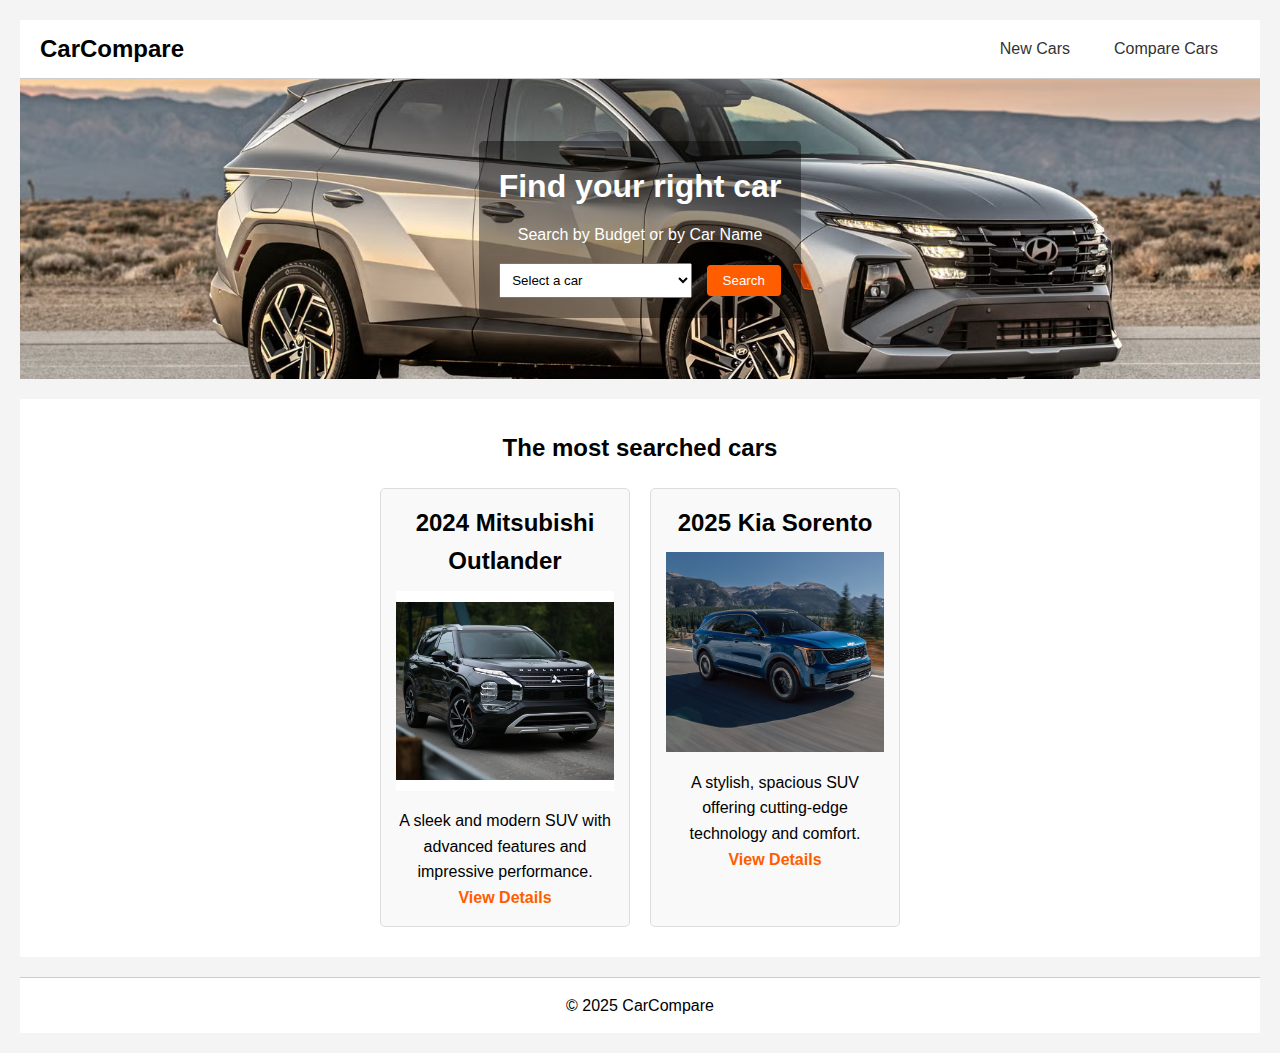
<file: index.html>
<!DOCTYPE html>
<html lang="en">
<head>
  <meta charset="UTF-8" />
  <meta name="viewport" content="width=device-width, initial-scale=1.0"/>
  <title>CarCompare</title>
  <link rel="stylesheet" href="css/style.css" />
</head>
<body>

  <!-- NAVIGATION BAR -->
  <header>
    <nav class="navbar">
      <div class="logo">CarCompare</div>
      <ul class="nav-links">
        <li><a href="index.html">New Cars</a></li>
        <li><a href="compare.html">Compare Cars</a></li>
      </ul>
    </nav>
  </header>

  <!-- HERO / SEARCH SECTION -->
  <section class="hero">
    <div class="hero-content">
      <h1>Find your right car</h1>
      <p>Search by Budget or by Car Name</p>
      <form class="search-form" id="carSearchForm">
        <select name="cars" id="cars">
          <option value="">Select a car</option>
          <!-- Link to car detail pages -->
          <option value="car1.html">2024 Mitsubishi Outlander</option>
          <option value="car2.html">2025 Kia Sorento</option>
        </select>
        <button type="submit">Search</button>
      </form>
    </div>
  </section>

  <!-- MOST SEARCHED CARS -->
  <section class="most-searched">
    <h2>The most searched cars</h2>
    <div class="car-list">
      <!-- 2024 Mitsubishi Outlander -->
      <article class="car-card">
        <h2>2024 Mitsubishi Outlander</h2>
        <img src="images/car1_exterior.jpg" alt="2024 Mitsubishi Outlander Exterior" />
        <p>A sleek and modern SUV with advanced features and impressive performance.</p>
        <a href="car1.html">View Details</a>
      </article>

      <!-- 2025 Kia Sorento -->
      <article class="car-card">
        <h2>2025 Kia Sorento</h2>
        <img src="images/car2_exterior.jpg" alt="2025 Kia Sorento Exterior" />
        <p>A stylish, spacious SUV offering cutting-edge technology and comfort.</p>
        <a href="car2.html">View Details</a>
      </article>
    </div>
  </section>

  <!-- FOOTER -->
  <footer>
    <p>&copy; 2025 CarCompare</p>
  </footer>

  <script src="js/script.js"></script>
</body>
</html>
</file>
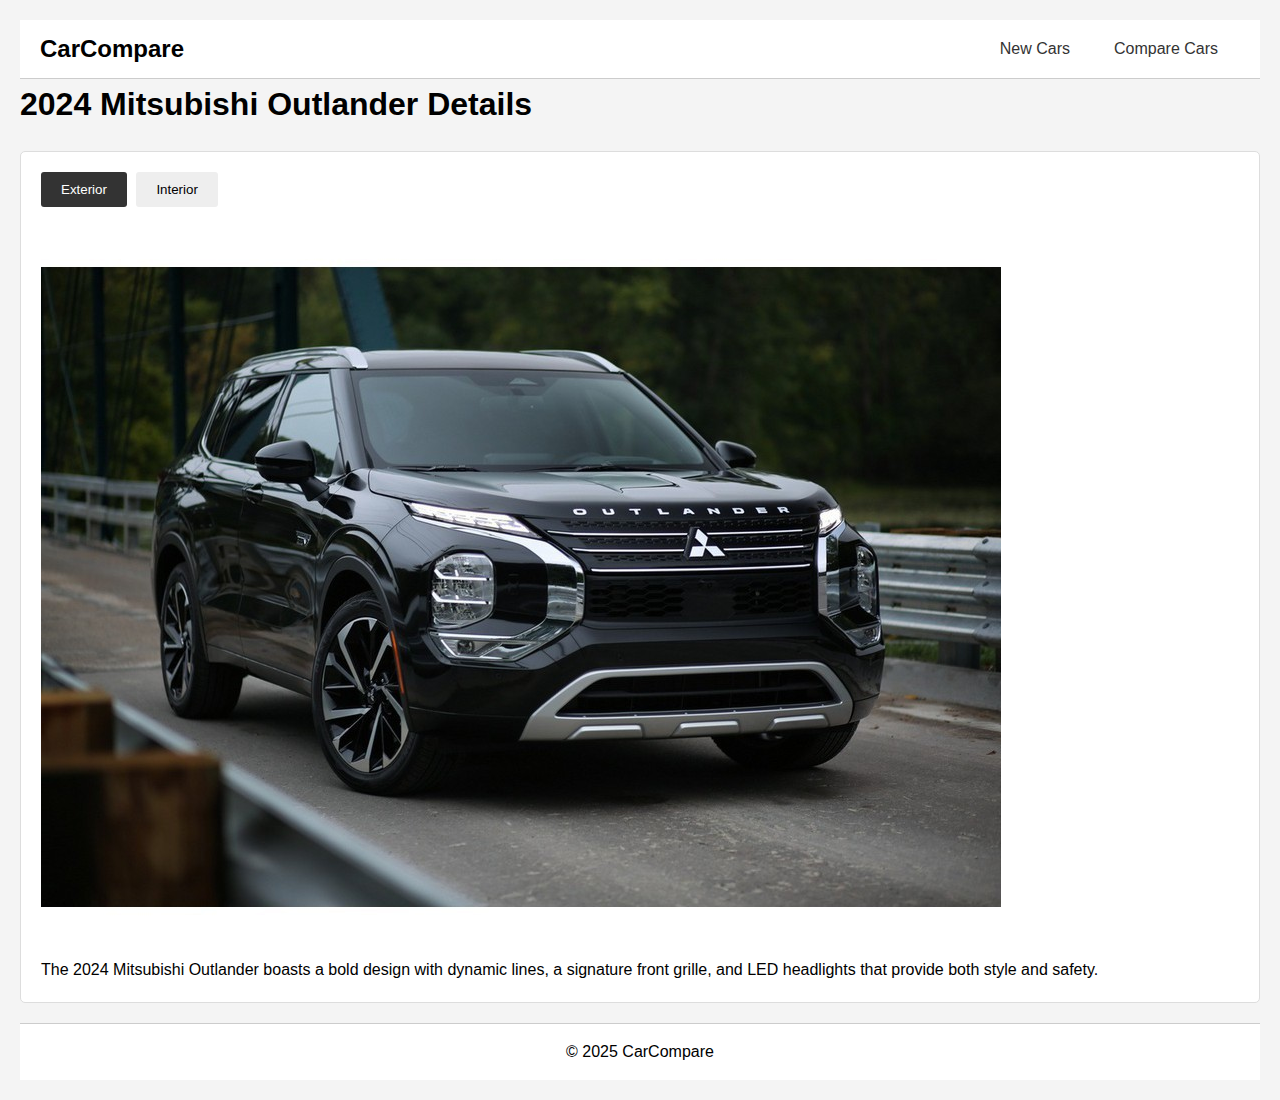
<file: car1.html>
<!DOCTYPE html>
<html lang="en">
<head>
  <meta charset="UTF-8" />
  <meta name="viewport" content="width=device-width, initial-scale=1.0" />
  <title>2024 Mitsubishi Outlander Details</title>
  <link rel="stylesheet" href="css/style.css" />
</head>
<body>
  <header>
    <nav class="navbar">
      <div class="logo">CarCompare</div>
      <ul class="nav-links">
        <li><a href="index.html">New Cars</a></li>
        <li><a href="compare.html">Compare Cars</a></li>
      </ul>
    </nav>
  </header>

  <main>
    <h1>2024 Mitsubishi Outlander Details</h1>
    <div class="tab-container">
      <div class="tabs">
        <button class="tab-button active" data-tab="exterior">Exterior</button>
        <button class="tab-button" data-tab="interior">Interior</button>
      </div>

      <!-- Exterior Section -->
      <div class="tab-content" id="exterior">
        <img src="images/car1_exterior.jpg" alt="2024 Mitsubishi Outlander Exterior" />
        <p>The 2024 Mitsubishi Outlander boasts a bold design with dynamic lines, a signature front grille, and LED headlights that provide both style and safety.</p>
      </div>

      <!-- Interior Section -->
      <div class="tab-content" id="interior" style="display: none;">
        <img src="images/car1_interior.jpg" alt="2024 Mitsubishi Outlander Interior" />
        <p>Inside, you'll find a spacious cabin with modern amenities, a user-friendly infotainment system, and premium materials for added comfort.</p>
      </div>
    </div>
  </main>

  <footer>
    <p>&copy; 2025 CarCompare</p>
  </footer>

  <script src="js/script.js"></script>
</body>
</html>
</file>
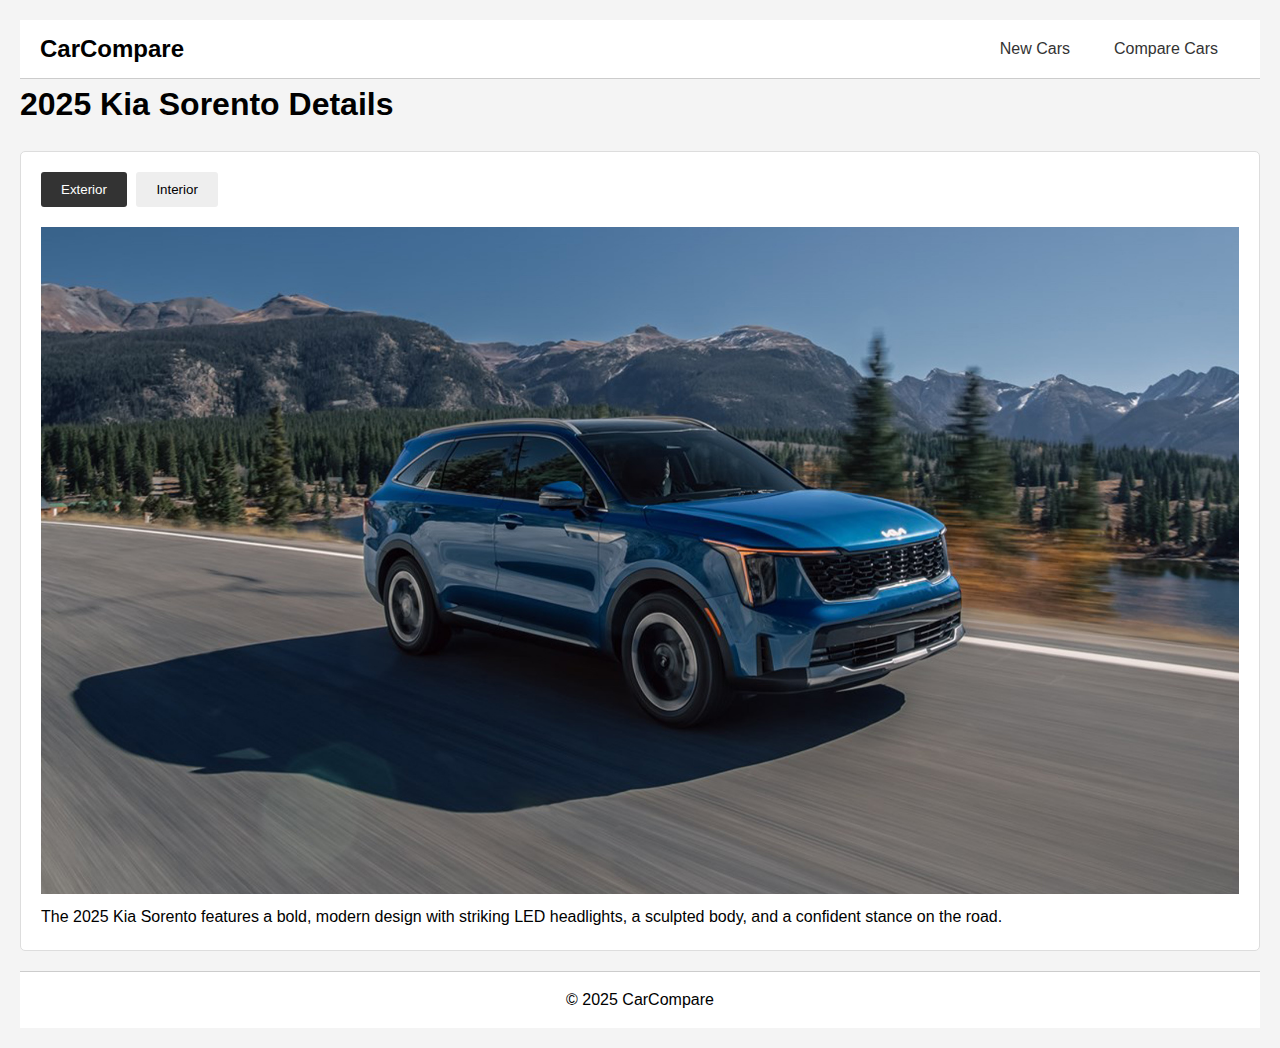
<file: car2.html>
<!DOCTYPE html>
<html lang="en">
<head>
  <meta charset="UTF-8" />
  <meta name="viewport" content="width=device-width, initial-scale=1.0" />
  <title>2025 Kia Sorento Details</title>
  <link rel="stylesheet" href="css/style.css" />
</head>
<body>
  <header>
    <nav class="navbar">
      <div class="logo">CarCompare</div>
      <ul class="nav-links">
        <li><a href="index.html">New Cars</a></li>
        <li><a href="compare.html">Compare Cars</a></li>
      </ul>
    </nav>
  </header>

  <main>
    <h1>2025 Kia Sorento Details</h1>
    <div class="tab-container">
      <div class="tabs">
        <button class="tab-button active" data-tab="exterior">Exterior</button>
        <button class="tab-button" data-tab="interior">Interior</button>
      </div>

      <!-- Exterior Section -->
      <div class="tab-content" id="exterior">
        <img src="images/car2_exterior.jpg" alt="2025 Kia Sorento Exterior" />
        <p>The 2025 Kia Sorento features a bold, modern design with striking LED headlights, a sculpted body, and a confident stance on the road.</p>
      </div>

      <!-- Interior Section -->
      <div class="tab-content" id="interior" style="display: none;">
        <img src="images/car2_interior.jpg" alt="2025 Kia Sorento Interior" />
        <p>Step inside to experience a refined interior with cutting-edge technology, comfortable seating, and an intuitive layout that enhances every journey.</p>
      </div>
    </div>
  </main>

  <footer>
    <p>&copy; 2025 CarCompare</p>
  </footer>

  <script src="js/script.js"></script>
</body>
</html>
</file>
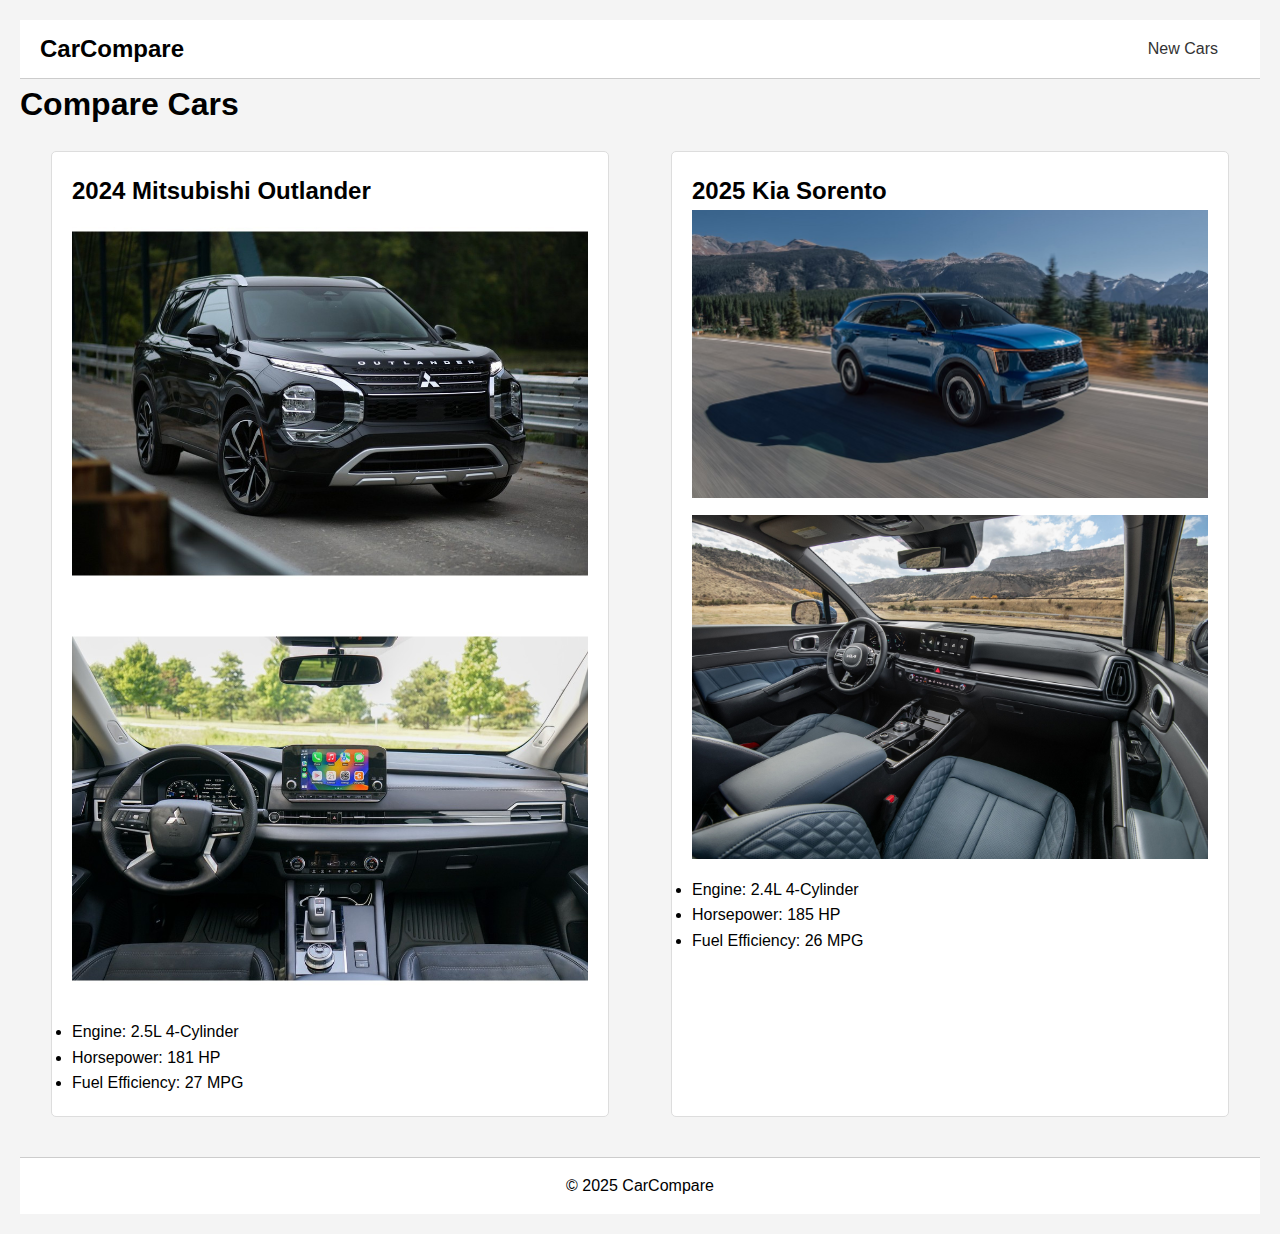
<file: compare.html>
<!DOCTYPE html>
<html lang="en">
<head>
  <meta charset="UTF-8" />
  <meta name="viewport" content="width=device-width, initial-scale=1.0" />
  <title>Compare Cars</title>
  <link rel="stylesheet" href="css/style.css" />
</head>
<body>
  <header>
    <nav class="navbar">
      <div class="logo">CarCompare</div>
      <ul class="nav-links">
        <li><a href="index.html">New Cars</a></li>
      </ul>
    </nav>
  </header>

  <main>
    <h1>Compare Cars</h1>
    <div class="compare-container">
      <!-- 2024 Mitsubishi Outlander Comparison Column -->
      <div class="compare-column">
        <h2>2024 Mitsubishi Outlander</h2>
        <img src="images/car1_exterior.jpg" alt="2024 Mitsubishi Outlander Exterior" />
        <img src="images/car1_interior.jpg" alt="2024 Mitsubishi Outlander Interior" />
        <ul>
          <li>Engine: 2.5L 4-Cylinder</li>
          <li>Horsepower: 181 HP</li>
          <li>Fuel Efficiency: 27 MPG</li>
        </ul>
      </div>

      <!-- 2025 Kia Sorento Comparison Column -->
      <div class="compare-column">
        <h2>2025 Kia Sorento</h2>
        <img src="images/car2_exterior.jpg" alt="2025 Kia Sorento Exterior" />
        <img src="images/car2_interior.jpg" alt="2025 Kia Sorento Interior" />
        <ul>
          <li>Engine: 2.4L 4-Cylinder</li>
          <li>Horsepower: 185 HP</li>
          <li>Fuel Efficiency: 26 MPG</li>
        </ul>
      </div>
    </div>
  </main>

  <footer>
    <p>&copy; 2025 CarCompare</p>
  </footer>

  <script src="js/script.js"></script>
</body>
</html>
</file>
<file: css/style.css>
/* Basic Reset */
* {
  box-sizing: border-box;
  margin: 0;
  padding: 0;
}

body {
  font-family: Arial, sans-serif;
  line-height: 1.6;
  padding: 20px;
  background: #f4f4f4;
}

/* NAVIGATION BAR */
.navbar {
  display: flex;
  align-items: center;
  background: #fff;
  padding: 10px 20px;
  border-bottom: 1px solid #ccc;
}

.logo {
  font-weight: bold;
  font-size: 1.5em;
  margin-right: auto;
}

.nav-links {
  list-style-type: none;
  display: flex;
}

.nav-links li {
  margin: 0 10px;
}

.nav-links li a {
  text-decoration: none;
  color: #333;
  padding: 8px 12px;
  border-radius: 4px;
}

.nav-links li a:hover {
  background-color: #eaeaea;
}

/* HERO / SEARCH SECTION */
.hero {
  /* Use your cover.avif image as the background */
  background: url("../images/cover.avif") center center / cover no-repeat;
  height: 300px;
  display: flex;
  align-items: center;
  justify-content: center;
  position: relative;
  color: #fff;
}

.hero-content {
  text-align: center;
  background: rgba(0, 0, 0, 0.4);
  padding: 20px;
  border-radius: 5px;
}

.hero-content h1 {
  font-size: 2em;
  margin-bottom: 10px;
}

.hero-content p {
  margin-bottom: 15px;
}

.search-form {
  display: inline-block;
}

.search-form select {
  padding: 8px;
  margin-right: 10px;
}

.search-form button {
  padding: 8px 16px;
  background: #ff5d00;
  color: #fff;
  border: none;
  border-radius: 4px;
  cursor: pointer;
}

.search-form button:hover {
  background: #e55400;
}

/* MOST SEARCHED SECTION */
.most-searched {
  padding: 30px 20px;
  background: #fff;
  margin-top: 20px;
}

.most-searched h2 {
  font-size: 1.5em;
  margin-bottom: 20px;
  text-align: center;
}

.car-list {
  display: flex;
  justify-content: center;
  gap: 20px;
}

.car-card {
  background: #f9f9f9;
  width: 250px;
  text-align: center;
  border: 1px solid #ddd;
  border-radius: 5px;
  padding: 15px;
  transition: box-shadow 0.3s ease;
}

.car-card:hover {
  box-shadow: 0 2px 10px rgba(0,0,0,0.1);
}

.car-card img {
  width: 100%;
  height: 200px; /* uniform height */
  object-fit: cover;
  margin-bottom: 10px;
}

.car-card h2 {
  margin-bottom: 10px;
}

.car-card a {
  text-decoration: none;
  color: #ff5d00;
  font-weight: bold;
}

/* TAB STYLES FOR DETAILS PAGES */
.tab-container {
  background: #fff;
  padding: 20px;
  border: 1px solid #ddd;
  border-radius: 5px;
  margin-top: 20px;
}

.tabs {
  margin-bottom: 20px;
}

.tab-button {
  padding: 10px 20px;
  border: none;
  background: #eee;
  cursor: pointer;
  margin-right: 5px;
  border-radius: 3px;
}

.tab-button.active {
  background: #333;
  color: #fff;
}

.tab-content img {
  max-width: 100%;
  display: block;
  margin-bottom: 10px;
}

/* COMPARE PAGE STYLES */
.compare-container {
  display: flex;
  justify-content: space-around;
  flex-wrap: wrap;
  margin-top: 20px;
}

.compare-column {
  background: #fff;
  padding: 20px;
  width: 45%;
  border: 1px solid #ddd;
  border-radius: 5px;
  margin-bottom: 20px;
}

.compare-column img {
  max-width: 100%;
  height: auto;
  margin-bottom: 10px;
}

/* FOOTER */
footer {
  text-align: center;
  padding: 15px;
  background: #fff;
  border-top: 1px solid #ccc;
  margin-top: 20px;
}
</file>
